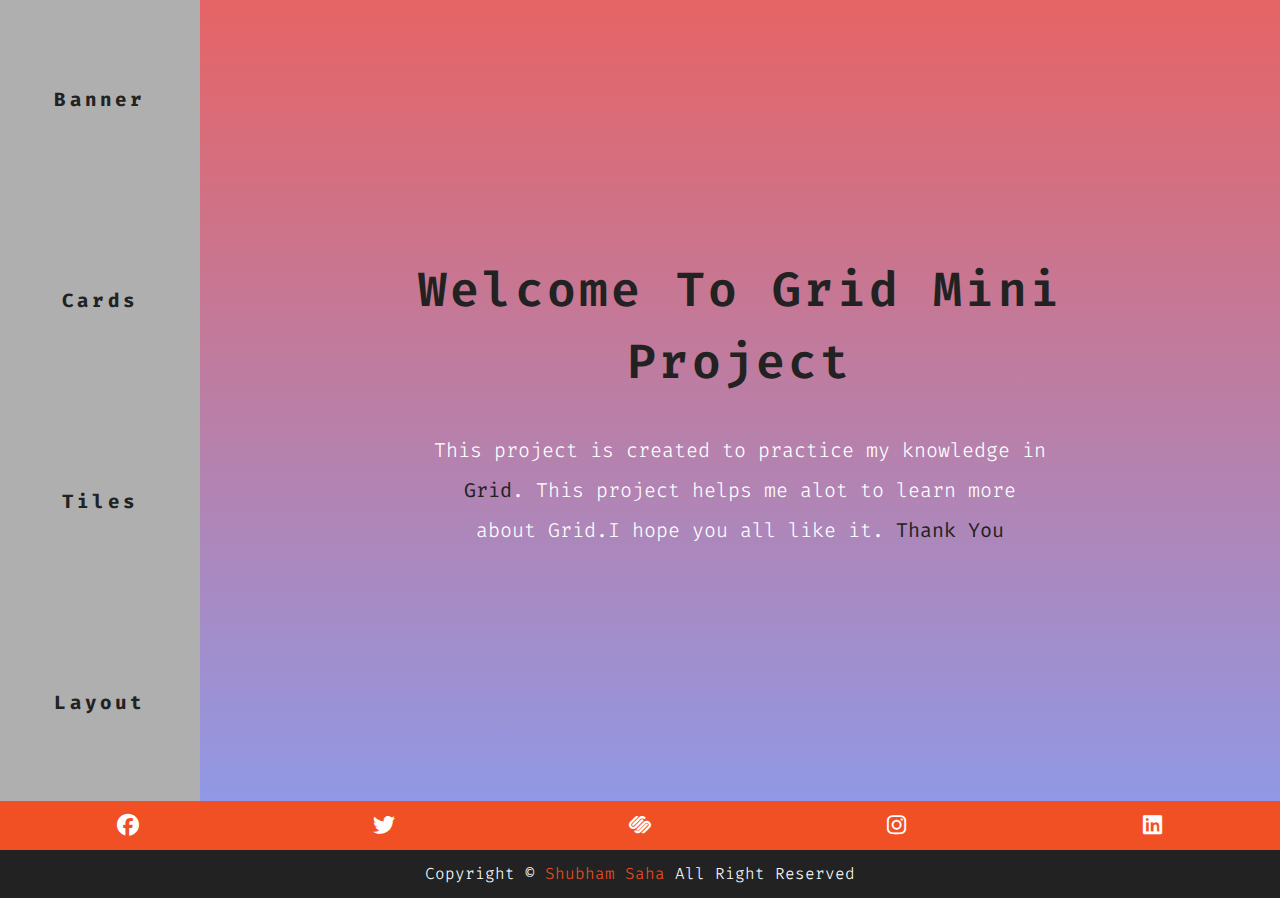
<file: index.html>
<!DOCTYPE html>
<html lang="en">
  <head>
    <meta charset="UTF-8" />
    <meta name="viewport" content="width=device-width, initial-scale=1.0" />
    <title>GRID - MINI - PROJECT</title>
    <!-- FAVICON -->
    <link
      rel="shortcut icon"
      href="./public/assets/images/icons/favicon.png"
      type="image/x-icon"
    />
    <!-- FONT AWESOME -->
    <link
      rel="stylesheet"
      href="../public/assets/fontawesome-free-6.5.1-web/css/all.css"
    />
    <!-- STYLE SHEET -->
    <link rel="stylesheet" href="./public/styles/main.css" />
  </head>
  <body>
    <header class="hero main-hero">
      <!-- NAVBAR -->
      <span class="nav-btn" id="nav-btn">
        <i class="fas fa-bars"></i>
      </span>
      <nav class="navbar main-navbar custom-navbar" id="navbar">
        <div class="navbar-header main-navbar-header">
          <span class="nav-close" id="nav-close">
            <i class="fas fa-times"></i>
          </span>
        </div>
        <ul class="nav-items main-nav-items">
          <li><a href="./views/hero.html">banner</a></li>
          <li><a href="./views/card.html">cards</a></li>
          <li><a href="./views/tiles.html">tiles</a></li>
          <li><a href="./views/layout.html">layout</a></li>
        </ul>
      </nav>
      <!-- END OF NAVBAR -->
      <!-- BANNER -->
      <div class="hero-banner">
        <h1>Welcome to Grid Mini Project</h1>
        <p>
          This project is created to practice my knowledge in
          <strong>Grid</strong>. This project helps me alot to learn more about
          Grid.I hope you all like it.
          <strong>Thank You</strong>
        </p>
      </div>
      <!-- END OF BANNER -->
    </header>
    <!-- SIDEBAR -->
    <section class="sidebar main-sidebar">
      <span><i class="fab fa-facebook"></i></span>
      <span><i class="fab fa-twitter"></i></span>
      <span><i class="fab fa-squarespace"></i></span>
      <span><i class="fab fa-instagram"></i></span>
      <span><i class="fab fa-linkedin"></i></span>
    </section>
    <!-- END OF SIDEBAR -->
    <!-- FOOTER -->
    <footer class="footer">
      <p>copyright &copy; <span>Shubham Saha</span> all right reserved</p>
    </footer>
    <!-- END OF FOOTER -->
    <script src="../public/scripts/app.js"></script>
  </body>
</html>
</file>
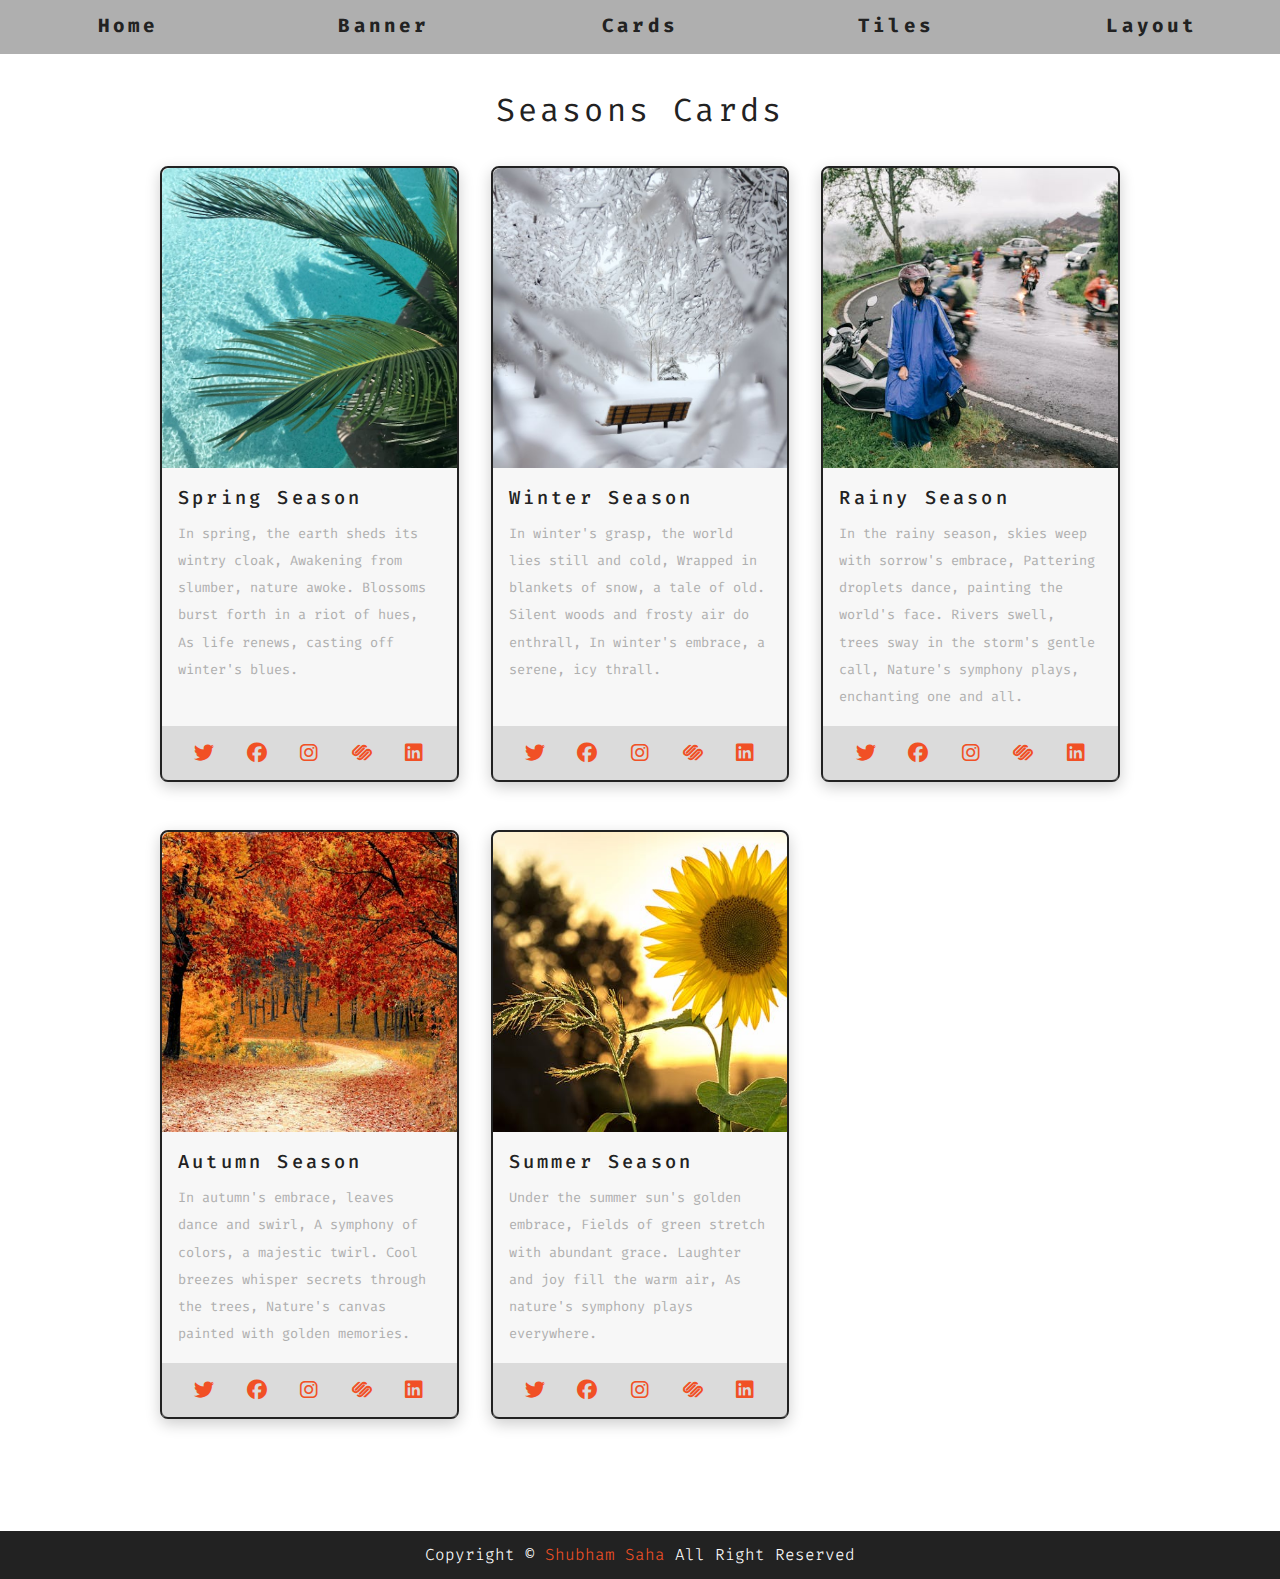
<file: views/card.html>
<!DOCTYPE html>
<html lang="en">
  <head>
    <meta charset="UTF-8" />
    <meta name="viewport" content="width=device-width, initial-scale=1.0" />
    <title>GRID - MINI - PROJECT || Cards</title>
    <!-- FAVICON -->
    <link
      rel="shortcut icon"
      href="../public/assets/images/icons/favicon.png"
      type="image/x-icon"
    />
    <!-- FONT AWESOME -->
    <link
      rel="stylesheet"
      href="../public/assets/fontawesome-free-6.5.1-web/css/all.css"
    />
    <!-- STYLE SHEET -->
    <!--  GLOBAL  -->
    <link rel="stylesheet" href="../public/styles/main.css" />
    <!--  INDIVIDUAL  -->
    <link rel="stylesheet" href="../public/styles/card.css" />
  </head>
  <body>
    <span class="nav-btn" id="nav-btn">
      <i class="fas fa-bars"></i>
    </span>
    <!-- NAVBAR -->
    <nav class="navbar main-navbar" id="navbar">
      <div class="navbar-header">
        <span class="nav-close" id="nav-close">
          <i class="fas fa-times"></i>
        </span>
      </div>
      <ul class="nav-items hero-nav-items">
        <li><a href="../index.html">home</a></li>
        <li><a href="../views/hero.html">banner</a></li>
        <li><a href="../views/card.html">cards</a></li>
        <li><a href="../views/tiles.html">tiles</a></li>
        <li><a href="../views/layout.html">layout</a></li>
      </ul>
    </nav>
    <!-- END OF NAVBAR -->
    <section class="cards">
      <div class="title">
        <h1>seasons cards</h1>
      </div>
      <div class="cards-center">
        <!-- SINGLE CARD -->
        <article class="card">
          <!-- img -->
          <img
            src="../public/assets/images/cards-img/spring.jpg"
            alt="Palm tree"
            class="img card-img"
          />
          <!-- card info -->
          <div class="card-info">
            <h3>spring season</h3>
            <p>
              In spring, the earth sheds its wintry cloak, Awakening from
              slumber, nature awoke. Blossoms burst forth in a riot of hues, As
              life renews, casting off winter's blues.
            </p>
          </div>
          <!-- end of card info -->
          <!-- card-footer -->
          <div class="card-footer">
            <span><i class="fab fa-twitter"></i></span>
            <span><i class="fab fa-facebook"></i></span>
            <span><i class="fab fa-instagram"></i></span>
            <span><i class="fab fa-squarespace"></i></span>
            <span><i class="fab fa-linkedin"></i></span>
          </div>
          <!-- end of card-footer -->
        </article>
        <!-- END OF SINGLE CARD -->
        <!-- SINGLE CARD -->
        <article class="card">
          <!-- img -->
          <img
            src="../public/assets/images/cards-img/winter.jpg"
            alt="Snow tree"
            class="img card-img"
          />
          <!-- card info -->
          <div class="card-info">
            <h3>winter season</h3>
            <p>
              In winter's grasp, the world lies still and cold, Wrapped in
              blankets of snow, a tale of old. Silent woods and frosty air do
              enthrall, In winter's embrace, a serene, icy thrall.
            </p>
          </div>
          <!-- end of card info -->
          <!-- card-footer -->
          <div class="card-footer">
            <span><i class="fab fa-twitter"></i></span>
            <span><i class="fab fa-facebook"></i></span>
            <span><i class="fab fa-instagram"></i></span>
            <span><i class="fab fa-squarespace"></i></span>
            <span><i class="fab fa-linkedin"></i></span>
          </div>
          <!-- end of card-footer -->
        </article>
        <!-- END OF SINGLE CARD -->
        <!-- SINGLE CARD -->
        <article class="card">
          <!-- img -->
          <img
            src="../public/assets/images/cards-img/rainy.jpg"
            alt="rain img"
            class="img card-img"
          />
          <!-- card info -->
          <div class="card-info">
            <h3>rainy season</h3>
            <p>
              In the rainy season, skies weep with sorrow's embrace, Pattering
              droplets dance, painting the world's face. Rivers swell, trees
              sway in the storm's gentle call, Nature's symphony plays,
              enchanting one and all.
            </p>
          </div>
          <!-- end of card info -->
          <!-- card-footer -->
          <div class="card-footer">
            <span><i class="fab fa-twitter"></i></span>
            <span><i class="fab fa-facebook"></i></span>
            <span><i class="fab fa-instagram"></i></span>
            <span><i class="fab fa-squarespace"></i></span>
            <span><i class="fab fa-linkedin"></i></span>
          </div>
          <!-- end of card-footer -->
        </article>
        <!-- END OF SINGLE CARD -->
        <!-- SINGLE CARD -->
        <article class="card">
          <!-- img -->
          <img
            src="../public/assets/images/cards-img/autumn.jpg"
            alt="autumn season"
            class="img card-img"
          />
          <!-- card info -->
          <div class="card-info">
            <h3>autumn season</h3>
            <p>
              In autumn's embrace, leaves dance and swirl, A symphony of colors,
              a majestic twirl. Cool breezes whisper secrets through the trees,
              Nature's canvas painted with golden memories.
            </p>
          </div>
          <!-- end of card info -->
          <!-- card-footer -->
          <div class="card-footer">
            <span><i class="fab fa-twitter"></i></span>
            <span><i class="fab fa-facebook"></i></span>
            <span><i class="fab fa-instagram"></i></span>
            <span><i class="fab fa-squarespace"></i></span>
            <span><i class="fab fa-linkedin"></i></span>
          </div>
          <!-- end of card-footer -->
        </article>
        <!-- END OF SINGLE CARD -->
        <!-- SINGLE CARD -->
        <article class="card">
          <!-- img -->
          <img
            src="../public/assets/images/cards-img/summer.jpg"
            alt="summer season"
            class="img card-img"
          />
          <!-- card info -->
          <div class="card-info">
            <h3>summer season</h3>
            <p>
              Under the summer sun's golden embrace, Fields of green stretch
              with abundant grace. Laughter and joy fill the warm air, As
              nature's symphony plays everywhere.
            </p>
          </div>
          <!-- end of card info -->
          <!-- card-footer -->
          <div class="card-footer">
            <span><i class="fab fa-twitter"></i></span>
            <span><i class="fab fa-facebook"></i></span>
            <span><i class="fab fa-instagram"></i></span>
            <span><i class="fab fa-squarespace"></i></span>
            <span><i class="fab fa-linkedin"></i></span>
          </div>
          <!-- end of card-footer -->
        </article>
        <!-- END OF SINGLE CARD -->
      </div>
    </section>
    <footer class="footer">
      <p>copyright &copy; <span>Shubham Saha</span> all right reserved</p>
    </footer>
    <!-- END OF FOOTER -->
    <script src="../public/scripts/app.js"></script>
  </body>
</html>
</file>
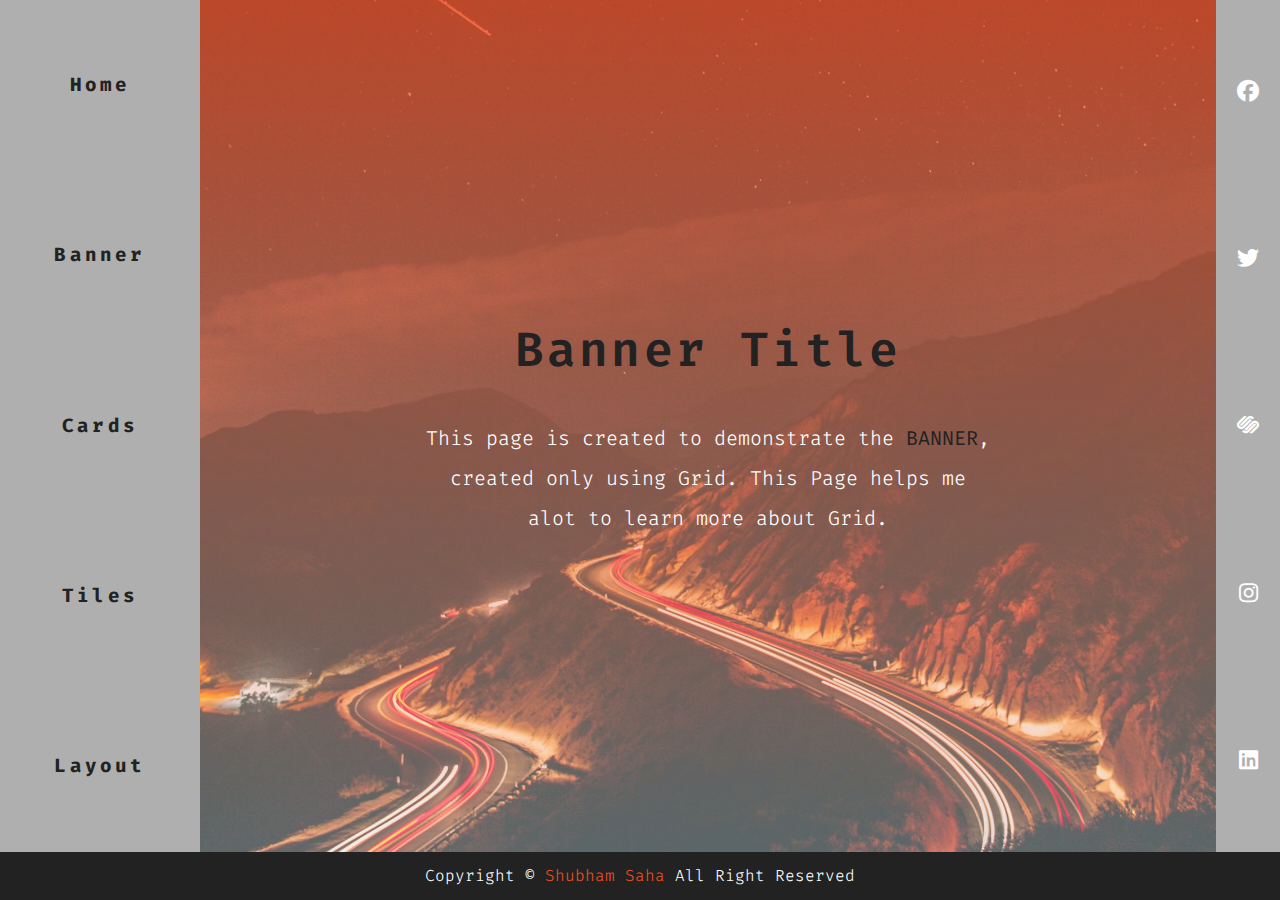
<file: views/hero.html>
<!DOCTYPE html>
<html lang="en">
  <head>
    <meta charset="UTF-8" />
    <meta name="viewport" content="width=device-width, initial-scale=1.0" />
    <title>GRID - MINI - PROJECT || Hero</title>
    <!-- FAVICON -->
    <link
      rel="shortcut icon"
      href="../public/assets/images/icons/favicon.png"
      type="image/x-icon"
    />
    <!-- FONT AWESOME -->
    <link
      rel="stylesheet"
      href="../public/assets/fontawesome-free-6.5.1-web/css/all.css"
    />
    <!-- STYLE SHEETS -->
    <!-- GLOBAL -->
    <link rel="stylesheet" href="../public/styles/main.css" />
    <!-- INDIVIDUAL -->
    <link rel="stylesheet" href="../public/styles/hero.css" />
  </head>
  <body>
    <!-- HEADER -->
    <header class="hero">
      <!-- NAVBAR -->
      <span class="nav-btn" id="nav-btn">
        <i class="fas fa-bars"></i>
      </span>
      <nav class="navbar main-navbar custom-navbar" id="navbar">
        <div class="navbar-header">
          <span class="nav-close" id="nav-close">
            <i class="fas fa-times"></i>
          </span>
        </div>
        <ul class="nav-items hero-nav-items">
          <li><a href="../index.html">home</a></li>
          <li><a href="../views/hero.html">banner</a></li>
          <li><a href="../views/card.html">cards</a></li>
          <li><a href="../views/tiles.html">tiles</a></li>
          <li><a href="../views/layout.html">layout</a></li>
        </ul>
      </nav>
      <!-- END OF NAVBAR -->

      <div class="hero-banner">
        <h1>Banner title</h1>
        <p>
          This page is created to demonstrate the <strong>BANNER</strong>,
          created only using Grid. This Page helps me alot to learn more about
          Grid.
        </p>
      </div>
    </header>
    <!-- END OF HEADER -->
    <!-- SIDEBAR -->
    <section class="sidebar">
      <span><i class="fab fa-facebook"></i></span>
      <span><i class="fab fa-twitter"></i></span>
      <span><i class="fab fa-squarespace"></i></span>
      <span><i class="fab fa-instagram"></i></span>
      <span><i class="fab fa-linkedin"></i></span>
    </section>
    <!-- END OF SIDEBAR -->
    <!-- FOOTER -->
    <footer class="footer">
      <p>copyright &copy; <span>Shubham Saha</span> all right reserved</p>
    </footer>
    <!-- END OF FOOTER -->
    <script src="../public/scripts/app.js"></script>
  </body>
</html>
</file>
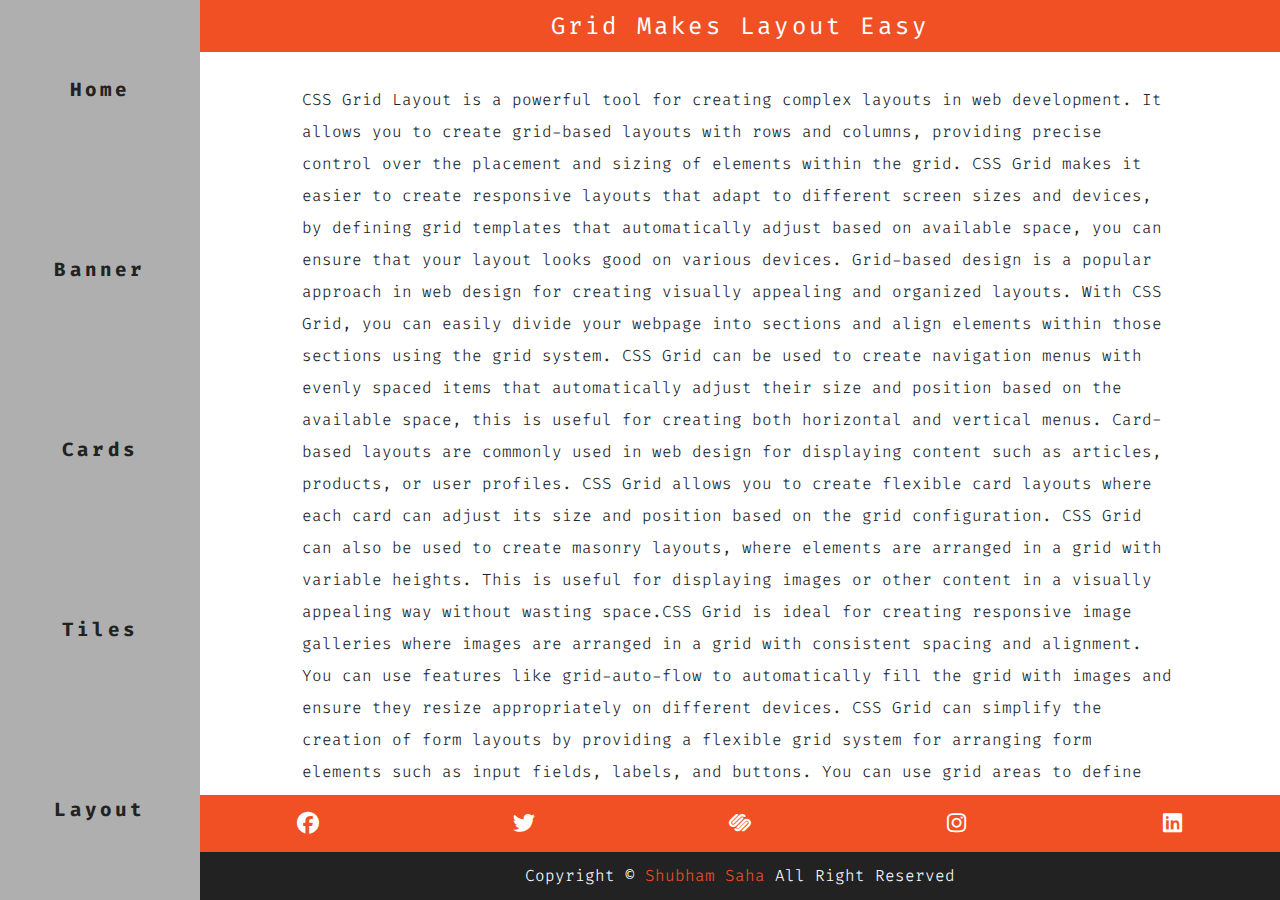
<file: views/layout.html>
<!DOCTYPE html>
<html lang="en">
  <head>
    <meta charset="UTF-8" />
    <meta name="viewport" content="width=device-width, initial-scale=1.0" />
    <title>GRID - MINI - PROJECT || Layout</title>
    <!-- FAVICON -->
    <link
      rel="shortcut icon"
      href="../public/assets/images/icons/favicon.png"
      type="image/x-icon"
    />
    <!-- FONT AWESOME -->
    <link
      rel="stylesheet"
      href="../public/assets/fontawesome-free-6.5.1-web/css/all.css"
    />
    <!-- STYLE SHEET -->
    <!--  GLOBAL  -->
    <link rel="stylesheet" href="../public/styles/main.css" />
    <!--  INDIVIDUAL  -->
    <link rel="stylesheet" href="../public/styles/layout.css" />
  </head>
  <body>
    <header>
      <!-- NAVBAR -->
      <span class="nav-btn" id="nav-btn">
        <i class="fas fa-bars"></i>
      </span>
      <nav class="navbar" id="navbar">
        <div class="navbar-header">
          <span class="nav-close" id="nav-close">
            <i class="fas fa-times"></i>
          </span>
        </div>
        <ul class="nav-items">
          <li><a href="../index.html">home</a></li>
          <li><a href="../views/hero.html">banner</a></li>
          <li><a href="../views/card.html">cards</a></li>
          <li><a href="../views/tiles.html">tiles</a></li>
          <li><a href="../views/layout.html">layout</a></li>
        </ul>
      </nav>
      <!-- END OF NAVBAR -->
    </header>
    <main class="main">
      <!-- CONTENT -->
      <section class="content-section">
        <div class="content-header">
          <h2>grid makes layout easy</h2>
        </div>
        <p class="content-info">
          CSS Grid Layout is a powerful tool for creating complex layouts in web
          development. It allows you to create grid-based layouts with rows and
          columns, providing precise control over the placement and sizing of
          elements within the grid. CSS Grid makes it easier to create
          responsive layouts that adapt to different screen sizes and devices,
          by defining grid templates that automatically adjust based on
          available space, you can ensure that your layout looks good on various
          devices. Grid-based design is a popular approach in web design for
          creating visually appealing and organized layouts. With CSS Grid, you
          can easily divide your webpage into sections and align elements within
          those sections using the grid system. CSS Grid can be used to create
          navigation menus with evenly spaced items that automatically adjust
          their size and position based on the available space, this is useful
          for creating both horizontal and vertical menus. Card-based layouts
          are commonly used in web design for displaying content such as
          articles, products, or user profiles. CSS Grid allows you to create
          flexible card layouts where each card can adjust its size and position
          based on the grid configuration. CSS Grid can also be used to create
          masonry layouts, where elements are arranged in a grid with variable
          heights. This is useful for displaying images or other content in a
          visually appealing way without wasting space.CSS Grid is ideal for
          creating responsive image galleries where images are arranged in a
          grid with consistent spacing and alignment. You can use features like
          grid-auto-flow to automatically fill the grid with images and ensure
          they resize appropriately on different devices. CSS Grid can simplify
          the creation of form layouts by providing a flexible grid system for
          arranging form elements such as input fields, labels, and buttons. You
          can use grid areas to define different sections of the form and
          control the alignment of elements within those sections. Overall, CSS
          Grid offers a wide range of possibilities for creating sophisticated
          layouts in web development, allowing you to achieve precise control
          over the positioning and sizing of elements on your webpage.
        </p>
      </section>
      <!-- END OF CONTENT -->
      <!-- SIDEBAR -->
      <section class="sidebar">
        <span><i class="fab fa-facebook"></i></span>
        <span><i class="fab fa-twitter"></i></span>
        <span><i class="fab fa-squarespace"></i></span>
        <span><i class="fab fa-instagram"></i></span>
        <span><i class="fab fa-linkedin"></i></span>
      </section>
      <!-- END OF SIDEBAR -->
      <!-- FOOTER -->
      <div class="footer">
        <p>copyright &copy; <span>Shubham Saha</span> all right reserved</p>
      </div>
      <!-- END OF FOOTER -->
    </main>
    <script src="../public/scripts/app.js"></script>
  </body>
</html>
</file>
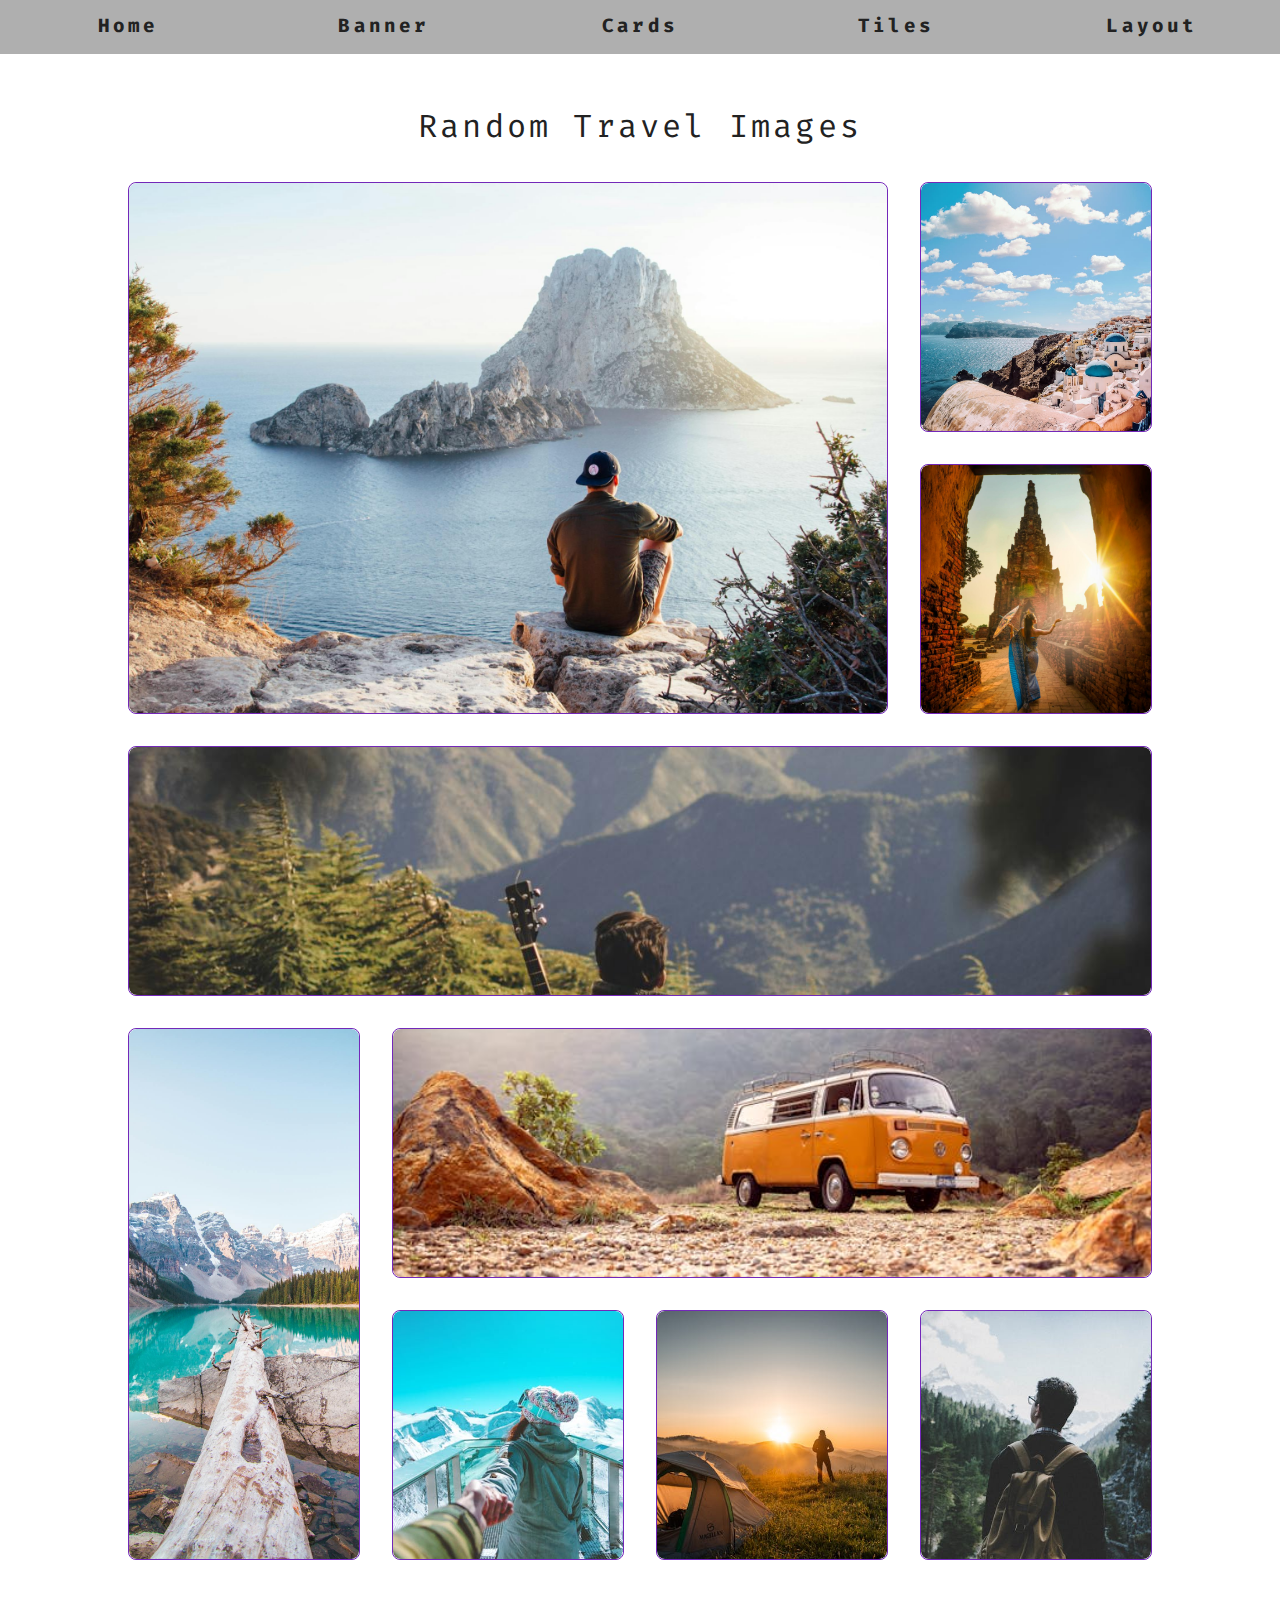
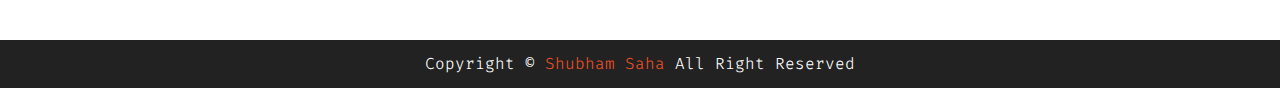
<file: views/tiles.html>
<!DOCTYPE html>
<html lang="en">
  <head>
    <meta charset="UTF-8" />
    <meta name="viewport" content="width=device-width, initial-scale=1.0" />
    <title>GRID - MINI - PROJECT || Tiles</title>
    <!-- FAVICON -->
    <link
      rel="shortcut icon"
      href="../public/assets/images/icons/favicon.png"
      type="image/x-icon"
    />
    <!-- FONT AWESOME -->
    <link
      rel="stylesheet"
      href="../public/assets/fontawesome-free-6.5.1-web/css/all.css"
    />
    <!-- STYLE SHEETS -->
    <!-- GLOBAL -->
    <link rel="stylesheet" href="../public/styles/main.css" />
    <!-- INDIVIDUAL -->
    <link rel="stylesheet" href="../public/styles/tiles.css" />
  </head>
  <body>
    <span class="nav-btn" id="nav-btn">
      <i class="fas fa-bars"></i>
    </span>
    <!-- NAVBAR -->
    <nav class="navbar main-navbar" id="navbar">
      <div class="navbar-header">
        <span class="nav-close" id="nav-close">
          <i class="fas fa-times"></i>
        </span>
      </div>
      <ul class="nav-items hero-nav-items">
        <li><a href="../index.html">home</a></li>
        <li><a href="../views/hero.html">banner</a></li>
        <li><a href="../views/card.html">cards</a></li>
        <li><a href="../views/tiles.html">tiles</a></li>
        <li><a href="../views/layout.html">layout</a></li>
      </ul>
    </nav>
    <!-- END OF NAVBAR -->
    <section class="tiles">
      <div class="title">
        <h1>Random travel Images</h1>
      </div>
      <div class="tiles-center">
        <!-- single Tile -->
        <article class="tile-1">
          <img src="../public/assets/images/tiles-img/large-1.jpg" alt="" />
        </article>
        <!--end of  single Tile -->
        <!-- single Tile -->
        <article class="tile-2">
          <img src="../public/assets/images/tiles-img/medium-1.jpg" alt="" />
        </article>
        <!--end of  single Tile -->
        <!-- single Tile -->
        <article class="tile-3">
          <img src="../public/assets/images/tiles-img/medium-2.jpg" alt="" />
        </article>
        <!--end of  single Tile -->
        <!-- single Tile -->
        <article class="tile-4">
          <img src="../public/assets/images/tiles-img/medium-3.jpg" alt="" />
        </article>
        <!--end of  single Tile -->
        <!-- single Tile -->
        <article class="tile-5">
          <img src="../public/assets/images/tiles-img/medium-4.jpg" alt="" />
        </article>
        <!--end of  single Tile -->
        <!-- single Tile -->
        <article class="tile-6">
          <img src="../public/assets/images/tiles-img/small-1.jpg" alt="" />
        </article>
        <!--end of  single Tile -->
        <!-- single Tile -->
        <article class="tile-7">
          <img src="../public/assets/images/tiles-img/small-2.jpg" alt="" />
        </article>
        <!--end of  single Tile -->
        <!-- single Tile -->
        <article class="tile-8">
          <img src="../public/assets/images/tiles-img/small-3.jpg" alt="" />
        </article>
        <!--end of  single Tile -->
        <!-- single Tile -->
        <article class="tile-9">
          <img src="../public/assets/images/tiles-img/small-4.jpg" alt="" />
        </article>
        <!--end of  single Tile -->
      </div>
    </section>
    <footer class="footer">
      <p>copyright &copy; <span>Shubham Saha</span> all right reserved</p>
    </footer>
    <!-- END OF FOOTER -->
    <script src="../public/scripts/app.js"></script>
  </body>
</html>
</file>
<file: public/styles/main.css>
/* 
**********************
GOGLE FONTS 
**********************
*/
@import url('https://fonts.googleapis.com/css2?family=Fira+Code:wght@300..700&display=swap');

/* 
**********************
VARIABLES 
**********************
*/
:root{
    --primaryColor:#f15025;
    --mainBlack:#222;
    --mainWhite:#fff;
    --offWhite:#f7f7f7;
    --darkGrey:rgb(175, 175, 175);
    --lightGrey:#afafaf63;
    --mainTransition:all 0.3s linear;
    --mainSpacing:0.2rem;
    --primary-ff:"Fira Code", "monospace";
    --weight-300:300;
    --weight-400:400;
    --lightShadow:0 5px 15px rgba(0,0,0,0.2);
    --darkShadow:0 5px 15px rgba(0,0,0,0.4);
}

/* 
**********************
GLOBAL STYLES 
**********************
*/
*{
    margin: 0;
    padding: 0;
    box-sizing: border-box;
}
body {
    font-family: var(--primary-ff);
    color: var(--mainBlack);
    background: var(--mainWhite);
    line-height: 1.5;
}
a{
    text-decoration: none;
}
li {
    list-style: none;
}
img:not(.logo-img) {
    width: 100%;
    display: block;
}

h1,h2,h3 {
    text-transform: capitalize;
    letter-spacing: var(--mainSpacing);
    margin-bottom: 1.25rem;
    font-weight: var(--weight-400);
}
h1 {
    font-size: 3rem;
}
h2 {
    margin-bottom: 0;
}
p {
    font-weight: var(--weight-300);
    font-size: 0.7rem;
    line-height: 2;
}
.btn {
    display: inline-block;
    padding: 0.5rem 1rem;
    margin: 3rem;
    color: var(--primaryColor);
    text-transform: capitalize;
    font-weight: 600;
    border: 3px solid var(--primaryColor);
    transition: var(--mainTransition);
    -webkit-transition: var(--mainTransition);
    -moz-transition: var(--mainTransition);
    -ms-transition: var(--mainTransition);
    -o-transition: var(--mainTransition);
}
.btn:hover {
    background: var(--primaryColor);
    color: var(--mainWhite) ;
}
.title {
    text-align: center;
    color: var(--mainBlack);
}
.title h1 {
    font-size: 2rem;
}
/* 
**********************
HERO BANNER   
**********************
*/

.hero {
    min-height: calc(100vh - 6.2rem);
    color:var(--mainBlack);
    background: linear-gradient(217deg, rgba(255,0,0,.8), rgba(255,0,0,0) 70.71%),
            linear-gradient(127deg, rgba(0,255,0,.8), rgba(0,255,0,0) 70.71%),
            linear-gradient(336deg, rgba(0,0,255,.8), rgba(0,0,255,0) 70.71%);
    display: grid;
    -webkit-box-align: center;
            align-items: center;
    width: 100%;
}
.main-hero {
    background: -webkit-gradient(linear, left top, left bottom, from(#e66465), to(#9198e5));
    background: linear-gradient(#e66465, #9198e5);
}
.hero-banner {
    width: 90%;
    max-width: 1170px;
    margin: 0 auto;
    padding: 0 3rem;
}
.hero-banner> h1 {
    width: 90%;
    margin: 0 auto;
    font-weight: 600;
}
.hero-banner p{
    width: 90%;
    font-size: 1rem;
    color: var(--mainWhite);
    margin: 0 auto;
    margin-top: 2rem;
}
strong {
    color: var(--mainBlack);
} 


/* 
**********************
NAVBAR
**********************
*/
.nav-btn {
    position: fixed;
    top: .75%;
    left: 2%;
    font-size: 2rem;
    color: var(--darkGrey);
    z-index: 1;
    cursor: pointer;
    animation: bounce 2s infinite;
    -webkit-animation: bounce 2s infinite;
}
/* Animation  nav- btn */
@-webkit-keyframes bounce {
    0%{
        transform: scale(1);
        -webkit-transform: scale(1);
        -moz-transform: scale(1);
        -ms-transform: scale(1);
        -o-transform: scale(1);
    }
    50%{
        transform: scale(1.3);
        -webkit-transform: scale(1.3);
        -moz-transform: scale(1.3);
        -ms-transform: scale(1.3);
        -o-transform: scale(1.3);
    }
    100%{
        transform: scale(1);
        -webkit-transform: scale(1);
        -moz-transform: scale(1);
        -ms-transform: scale(1);
        -o-transform: scale(1);
    }
 }
@keyframes bounce {
    0%{
        transform: scale(1);
        -webkit-transform: scale(1);
        -moz-transform: scale(1);
        -ms-transform: scale(1);
        -o-transform: scale(1);
    }
    50%{
        transform: scale(1.3);
        -webkit-transform: scale(1.3);
        -moz-transform: scale(1.3);
        -ms-transform: scale(1.3);
        -o-transform: scale(1.3);
    }
    100%{
        transform: scale(1);
        -webkit-transform: scale(1);
        -moz-transform: scale(1);
        -ms-transform: scale(1);
        -o-transform: scale(1);
    }
 }
.navbar {
    background: var(--darkGrey);
    min-height: 3rem;
}
.navbar li {
    list-style-type: none;
}
.navbar a {
    padding: 0.75rem 1rem;
    display: inline-block;
    text-transform: capitalize;
    letter-spacing: var(--mainSpacing);
    color: var(--mainBlack);
    font-size: 1.2rem;
    font-weight: 700;
    transition: var(--mainTransition);
    -webkit-transition: var(--mainTransition);
    -moz-transition: var(--mainTransition);
    -ms-transition: var(--mainTransition);
    -o-transition: var(--mainTransition);
}
.navbar a:hover {
    background: var(--primaryColor);
    color: var(--mainWhite);
    padding-left: 1.5rem;
    border-left: 0.25rem solid var(--mainWhite);
}
.navbar{
    position: fixed;
    inset:0;
    box-shadow: 2px 0 2px rgba(0,0,0,0.2);
    z-index: 2;
    -webkit-transform: translateX(-100%);
            transform: translateX(-100%);
    transition: var(--mainTransition);
    -webkit-transition: var(--mainTransition);
    -moz-transition: var(--mainTransition);
    -ms-transition: var(--mainTransition);
    -o-transition: var(--mainTransition);
}
.show-nav {
    -webkit-transform: translate(0);
            transform: translate(0);
}
.navbar-header {
    text-align: right;
    padding-right:1rem ;
}
.nav-close {
    font-size: 2.5rem;
    cursor: pointer;
    color: #f29c9c;
    transition: var(--mainTransition);
    -webkit-transition: var(--mainTransition);
    -moz-transition: var(--mainTransition);
    -ms-transition: var(--mainTransition);
    -o-transition: var(--mainTransition);
}
.nav-close:hover {
    color: #bb2525;
}
/* 
**********************
SIDE-BAR AND FOOTER
**********************
*/
.sidebar {
    background: var(--primaryColor);
    padding: 0.5rem 0;
    color: var(--mainWhite);
    font-size: 1.375rem;
    display: grid;
    grid-template-columns: repeat(5, 1fr);
    justify-items: center;
    min-height: 3rem;
}
.main-sidebar {
    background: var(--darkGrey);
}
.footer {
    background: var(--mainBlack);
    color: var(--mainWhite);
    text-align: center;
    padding: 0.5rem 0;
    text-transform: capitalize;
    min-height: 3rem;
}

.footer p {
    font-size: 1rem;
}
.footer>p>span {
    color: var(--primaryColor);
}
/* 
**********************
MEDIA QUERIES
**********************
*/
@media screen and (min-width:600px) {
    .hero-banner {
        text-align: center;
    }
    .hero-banner p {
        width: 80%;
    }
}
@media screen and (min-width:768px) {
    .hero {
        grid-template-rows: 53.8px 1fr;
        -webkit-box-align: start;
                align-items: flex-start;
    }
    .hero-banner {
        width: 80%;
        margin: 0 auto;
        align-self: center;
    }
    .hero-banner p {
        font-size: 1.25rem;
    }
    .nav-btn {
        display: none;
    }
    .navbar {
        transform: translate(0);
        box-shadow: none;
        height: 53.8px;
        -webkit-transform: translate(0);
        -moz-transform: translate(0);
        -ms-transform: translate(0);
        -o-transform: translate(0);
    }
    .main-navbar {
        position: -webkit-sticky;
        position: sticky;
        top: 0;
        left: 0;
    }
    .navbar-header {
        display: none;
    }
    .nav-items {
        display: grid;
        grid-template-columns: repeat(5,1fr);
        justify-items: center;
    }
    .main-nav-items {
        grid-template-columns: repeat(4,1fr);
    }
    .navbar a:hover {
        background: none;
        padding: 0.75rem 1rem;
        border:none;
    }
}

@media screen and (min-width:1170px) {
    
    .hero {
        max-height: calc(100vh - 6.2rem);
        overflow: hidden;
        grid-template-columns: 200px 1fr;
        grid-template-rows: 1fr;
    }
    .custom-navbar {
        min-height: calc(100vh - 6rem);
        display: grid;
        position: static;
        box-shadow: none;
    }
    .custom-navbar ul { 
        grid-template-columns: 200px;
        -webkit-box-align: center;
                align-items: center;
    }
    .sidebar {
        background: var(--primaryColor);
    }
}
</file>
<file: public/styles/card.css>
/* 
**********************
CARDS 
**********************
*/

.cards {
    padding: 2rem 0;
    overflow: hidden; 
    width: 100%;
    height: 100%;
}

.cards-center {
    width: 75%;
    max-width: 1170px;
    margin: 2rem auto;
    display: grid;
    -webkit-column-gap: 2rem;
       -moz-column-gap: 2rem;
            column-gap: 2rem;
    grid-template-columns: repeat(auto-fill, minmax(265px, 1fr));
}
.card {
    background: var(--offWhite);
    border: 2px solid var(--mainBlack);
    border-radius: 0.5rem;
    -webkit-border-radius: 0.5rem;
    -moz-border-radius: 0.5rem;
    -ms-border-radius: 0.5rem;
    -o-border-radius: 0.5rem;
    margin-bottom: 3rem;
    transition: var(--mainTransition);
    -webkit-transition: var(--mainTransition);
    -moz-transition: var(--mainTransition);
    -ms-transition: var(--mainTransition);
    -o-transition: var(--mainTransition);
    box-shadow: var(--lightShadow);
    display: grid;
    grid-template-columns: 1fr;
    grid-template-rows: auto 1fr auto;
}
.card-img {
    border-top-left-radius: 0.5rem;
    border-top-right-radius: 0.5rem;
    height: 300px;
    overflow: hidden;
    -o-object-fit: cover;
       object-fit: cover;
}
.card-info {
    padding: 1rem;  
}
.card-info>h3 {
    font-weight: 500;
    margin-bottom: 0.5rem;
}
.card-info >p {
    font-size: 0.85rem;
    font-weight: 400;
    color: var(--darkGrey);
}

.card-footer {
    background: var(--lightGrey);
    padding: 0.75rem 1rem;
    display: grid;
    grid-template-columns: repeat(5, 1fr);
    justify-items: center;
}
.card-footer span {
    color: var(--primaryColor);
    font-size: 1.25rem;
    transition: var(--mainTransition);
    -webkit-transition: var(--mainTransition);
    -moz-transition: var(--mainTransition);
    -ms-transition: var(--mainTransition);
    -o-transition: var(--mainTransition);
}

.card:hover {
    box-shadow: var(--darkShadow);
    transform: scale(1.01);
    -webkit-transform: scale(1.01);
    -moz-transform: scale(1.01);
    -ms-transform: scale(1.01);
    -o-transform: scale(1.01);
}
.card-footer span:hover {
    color: blue;
    transform: translateY(-0.25rem);
    -webkit-transform: translateY(-0.25rem);
    -moz-transform: translateY(-0.25rem);
    -ms-transform: translateY(-0.25rem);
    -o-transform: translateY(-0.25rem);
}
</file>
<file: public/styles/hero.css>
.sidebar {
    background: var(--darkGrey);
}

@media screen and (min-width:768px) {
    .hero {
        background: -webkit-gradient(linear,left top, left bottom,from(rgba(241,80,37,0.75)),to(rgba(245,245,245,0.3))), url("../assets/images/banner/banner.jpg") center/cover fixed no-repeat;
        background: linear-gradient(rgba(241,80,37,0.75),rgba(245,245,245,0.3)), url("../assets/images/banner/banner.jpg") center/cover fixed no-repeat;
    }
}

@media screen and (min-width: 1170px) {
    
   .hero {
    width: 95%;
    max-height: calc(100vh - 3rem);
    background-size: calc(100% - 200px);
    background-position:right; 
   }
   .navbar {
    min-height: calc(100vh - 3rem);
   }
    .sidebar {
        position: absolute;
        overflow: hidden;
        right: 0;
        top: 0;
        width:calc(100% - 95%);
        grid-template-columns: 1fr;
        grid-template-rows: repeat(5,1fr);
        min-height: calc(100vh - 3rem);
        -webkit-box-align: center;
                align-items: center;
    }
}
</file>
<file: public/styles/layout.css>
/* 
**********************
LAYOUT
**********************
*/
.content-section {
    text-align: center;
   
}
.content-header {
    background: var(--primaryColor);
    color: var(--mainWhite);
    padding: 0.5rem 0;
    width: 100%;
    position: -webkit-sticky;
    position: sticky;
    top: 0;
}
.content-header > h2 {
    max-width: 80%;
    text-align: center;
    margin: 0 auto;
}
.content-info{
    padding: 2rem;
    padding-left: 3rem;
    font-size: 1rem;
    width: 80%;
    max-width: 1170px;
    margin: 0 auto;
    text-align: left;
}
.sidebar, .footer {
    height: 100%;
}
.sidebar {
    padding-top: 0.75rem;
    padding-bottom: 0.75rem;
}
.main {
    min-height:100vh;
    display: grid;
    grid-template-columns: 1fr;
    grid-template-rows: 1fr auto auto;
}

@media screen and (min-width:768px) {
    .content-header {
        position: static;
        margin-top: 53.8px;
    }
    .content-info {
        width: 90%;
        margin: 0 auto;
    } 
    .main {
        min-height: 100vh;
    }
   
}
@media screen and (min-width:992px) {
    body {
        position: relative;
    }
    .content-header {
        margin-top: 0;
    }
    .navbar {
        display: grid;
        position: static;
        width: 200px;
        min-height: 100vh;
        box-shadow: none;
    }
    .navbar ul { 
        grid-template-columns: 1fr;
        -webkit-box-align: center;
                align-items: center;
    }
    .main {
        position: absolute;
        top: 0;
        left: 200px;
        min-height: 100vh;
        width: calc(100% - 200px);
        grid-template-columns:  [start] 100% [end] ;
        grid-template-rows: [start] calc(100vh - 3rem - 57px) [row-1-end] auto [row-2-end] 3rem [end];
    }
    .content-section {
        grid-column: start/end;
        grid-row: start/row-1-end;
        overflow: auto;
        text-align: center;
    }
  
    .content-section::-webkit-scrollbar {
        display: none;
    }
    
    .content-section {
      -ms-overflow-style: none; 
      scrollbar-width: none;  
    }
    .content-header {
        position: -webkit-sticky;
        position: sticky;
        top: 0;
        width: 100%;
    }
    .content-info {
        padding-left: 3rem;
        padding-right: 3rem;
        width: 90%;
        margin: 0 auto;
    }
    .sidebar {
        grid-row: row-1-end/row-2-end;
    }
    .footer {
        grid-row:row-2-end/end ;
    }
}
</file>
<file: public/styles/tiles.css>
/* 
**********************
TILES
**********************
*/
.tiles {
    padding: 3rem 0;
    width: 100%;
    min-height: calc(100vh - 3rem);
}

.tiles-center {
    width:80%;
    max-width: 1170px;
    margin: 2rem auto;
    display: grid;
    row-gap: 2rem;
}
.tiles-center img {
    height: 400px;
    -o-object-fit: cover;
       object-fit: cover;
}
.tiles-center img, .tiles-center article {
    border-radius: 0.5rem;
    -webkit-border-radius: 0.5rem;
    -moz-border-radius: 0.5rem;
    -ms-border-radius: 0.5rem;
    -o-border-radius: 0.5rem;
    transition: var(--mainTransition);
    -webkit-transition:var(--mainTransition);
    -moz-transition:var(--mainTransition);
    -ms-transition:var(--mainTransition);
    -o-transition:var(--mainTransition);
}
.tiles-center article {
    border: 1px solid #5b03adda;
    overflow: hidden;
}

@media screen and (max-width:1170px) {
    .tiles-center article {
        box-shadow: var(--lightShadow);
    }
    
    .tiles-center img:hover {
        transform: scale(1.2);
        -webkit-transform: scale(1.2);
        -moz-transform: scale(1.2);
        -ms-transform: scale(1.2);
        -o-transform: scale(1.2);
    }
    .tiles-center article:hover {
        box-shadow: var(--darkShadow);
    }
}
@media screen and (min-width:768px) {
    .tiles {
        min-height: calc(100vh - 6.4rem);
    }
    .tiles-center {
        grid-template-columns: 1fr 1fr;
        -webkit-column-gap: 2rem;
           -moz-column-gap: 2rem;
                column-gap: 2rem;
    }
    .tiles-center img {
        height: 350px;
    }
}
@media screen and (min-width:992px) {
    .tiles-center {
        grid-template-columns: repeat(3, 1fr);
    }
}
@media screen and (min-width:1170px) {
    .tiles-center {
        grid-template-columns: repeat(4, 1fr);
        grid-template-rows: repeat(5, 250px);
        grid-template-areas:
        "a a a b"
        "a a a c"
        "d d d d"
        "e f f f"
        "e g h i";
        
    }
    .tiles-center img {
        height:100%;
    }
    .tile-1 {
        grid-area: a;
    }
    .tile-2 {
        grid-area: b;
    }
    .tile-3 {
        grid-area: c;
    }
    .tile-4 {
        grid-area: d;
    }
    .tile-5 {
        grid-area: e;
    }
    .tile-6 {
        grid-area: f;
    }
    .tile-7 {
        grid-area: g;
    }
    .tile-8 {
        grid-area: h;
    }
    .tile-9 {
        grid-area: i;
    }
}
</file>
